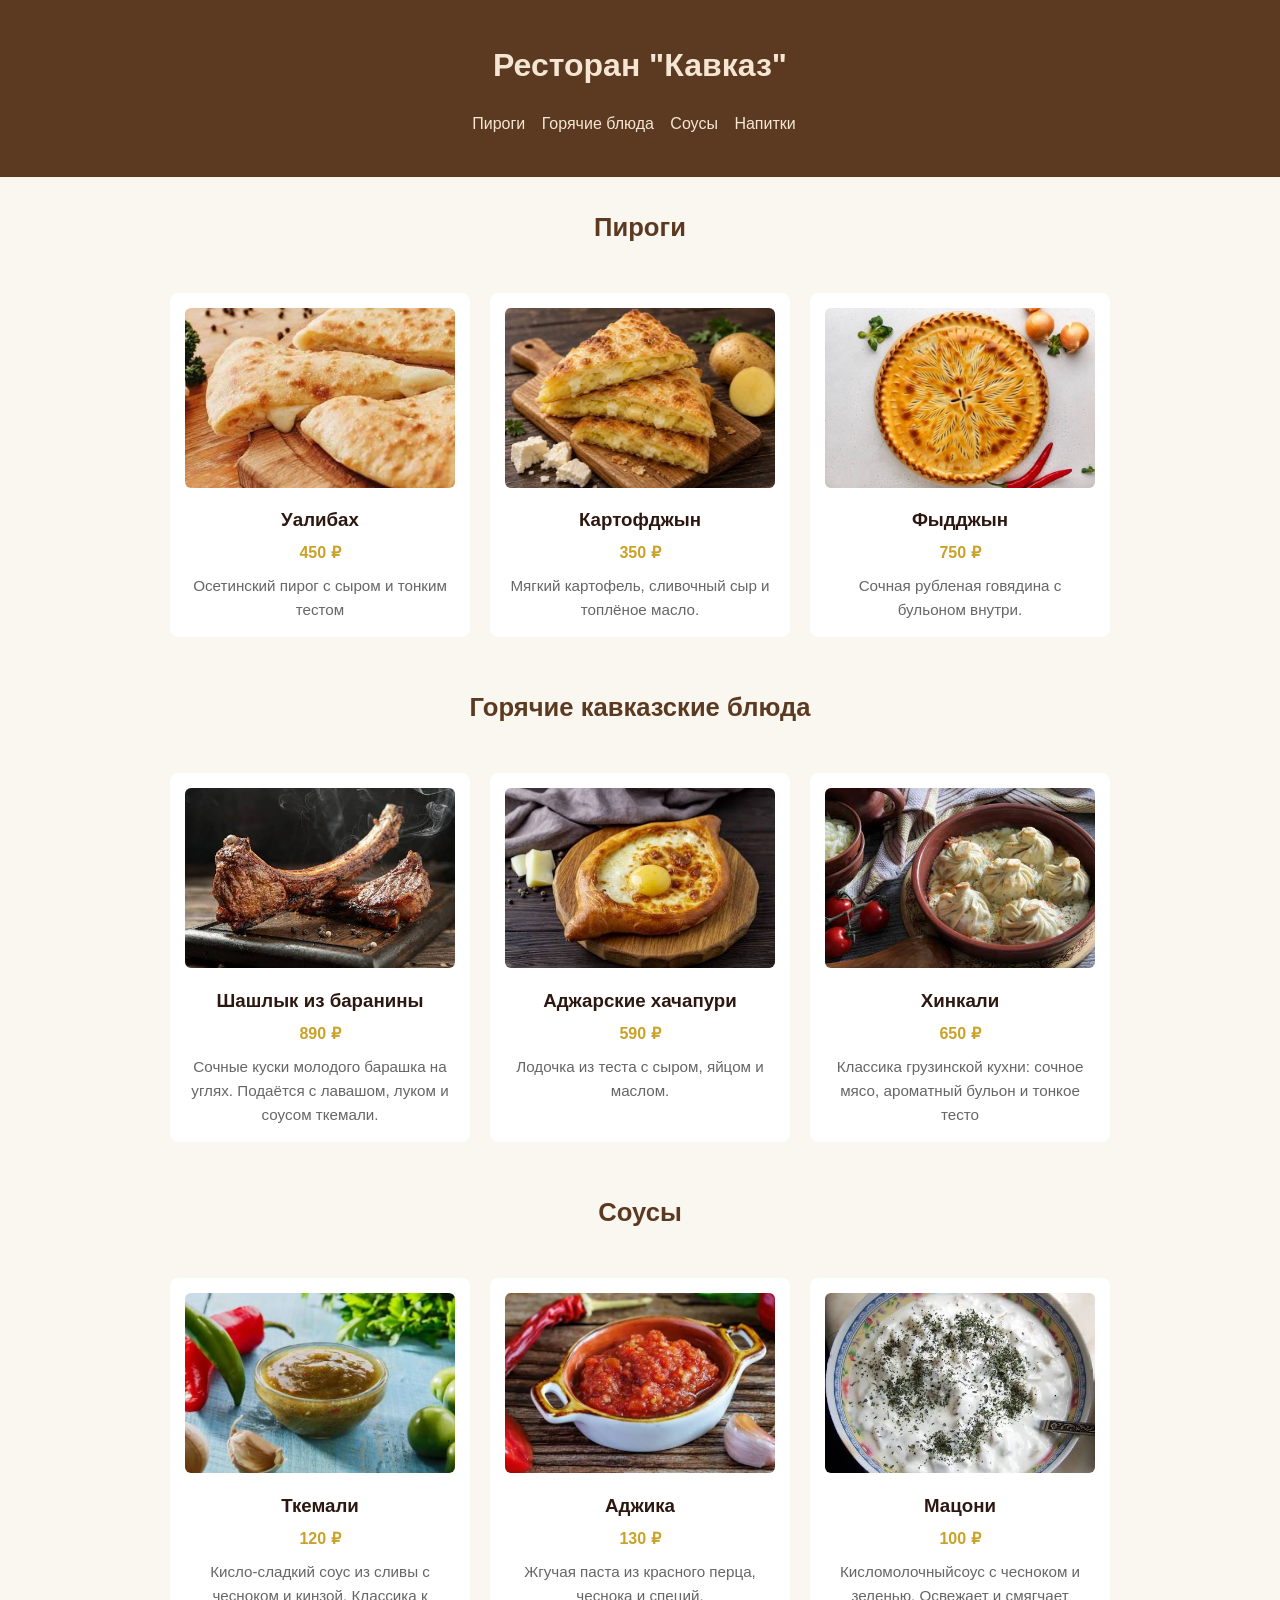
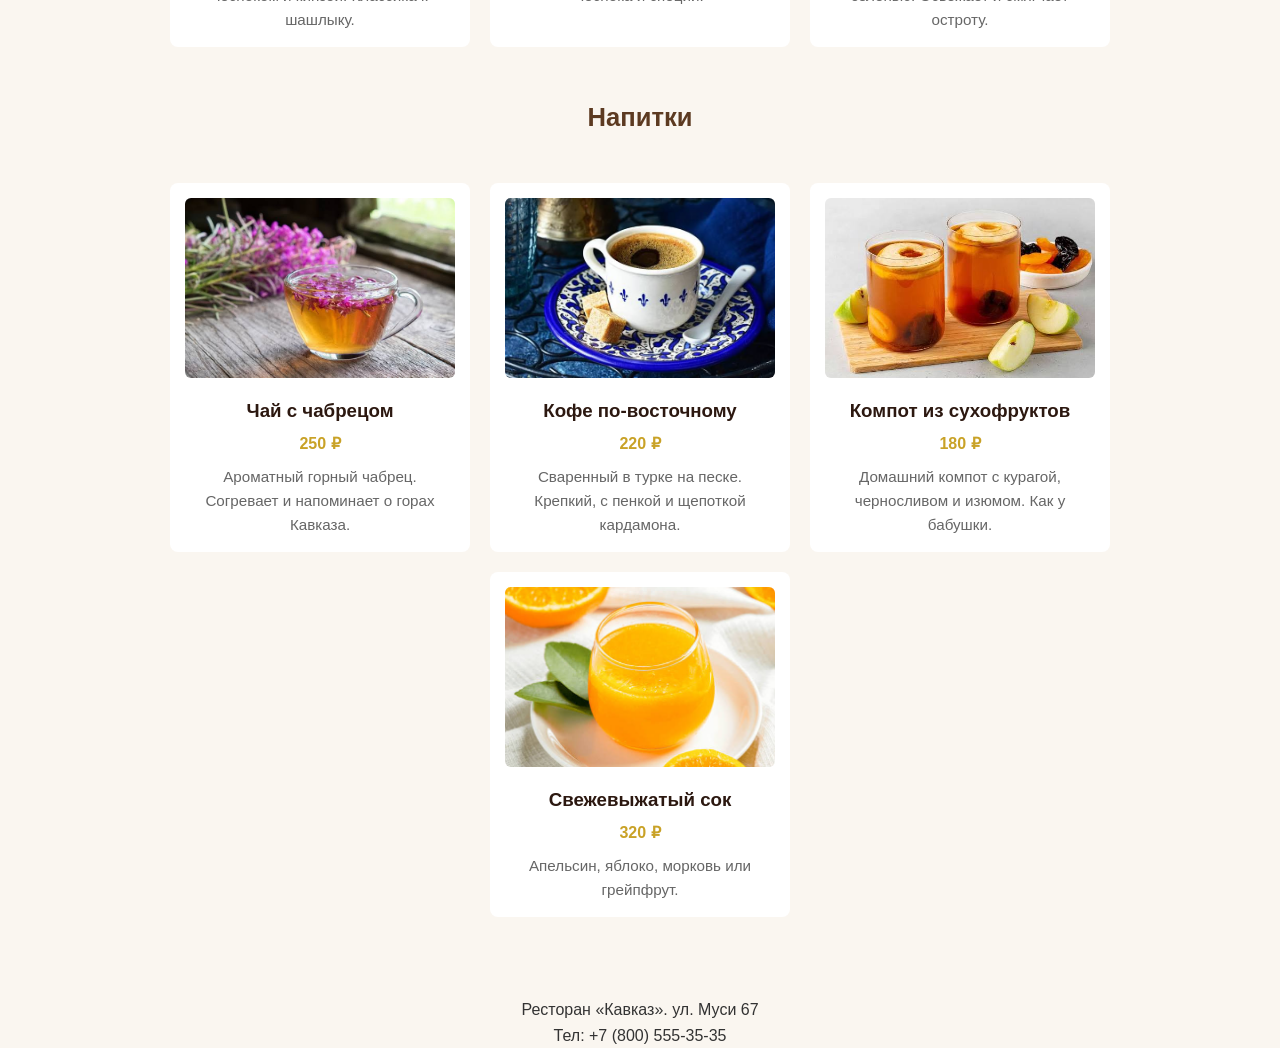
<file: MenuWebProject/index.html>
<!DOCTYPE html>
<html lang="ru">
<head>
    <title>Menu</title>
    <link rel="stylesheet" href="style.css">
</head>
<body>
    <header>
    <h1>Ресторан "Кавказ"</h1>
        <nav>
            <a href="#pies">Пироги</a>
            <a href="#hotdishes">Горячие блюда</a>
            <a href="#souses">Соусы</a>
            <a href="#drinks">Напитки</a>
        </nav>
    </header>
    <main>
        <section id="pies">
            <h2>Пироги</h2>

            <div class="menu-item">
                <img src="images/cheese.jpg" alt="">
                <h3>Уалибах</h3>
                <p class="price">450 ₽</p>
                <p class="description">Осетинский пирог с сыром и тонким тестом</p>

            </div>

            <div class="menu-item">
                <img src="images/potato.jpg" alt="">
                <h3>Картофджын</h3>
                <p class="price">350 ₽</p>
                <p class="description">Мягкий картофель, сливочный сыр и топлёное масло.</p>
            </div>

            <div class="menu-item">
                <img src="images/meat.jpg" alt="">
                <h3>Фыдджын</h3>
                <p class="price">750 ₽</p>
                <p class="description">Сочная рубленая говядина с бульоном внутри.</p>
            </div>
        </section>
        <section id="hotdishes">
            <h2>Горячие кавказские блюда</h2>

            <div class="menu-item">
                <img src="images/shashlik.jpg" alt="">
                <h3>Шашлык из баранины</h3>
                <p class="price">890 ₽</p>
                <p class="description">Сочные куски молодого барашка на углях.
                Подаётся с лавашом, луком и соусом ткемали.</p>
            </div>

            <div class="menu-item">
                <img src="images/adjar.jpg" alt="Аджарские хачапури">
                <h3>Аджарские хачапури</h3>
                <p class="price">590 ₽</p>
                <p class="description">Лодочка из теста с сыром, яйцом и маслом.</p>
            </div>

            <div class="menu-item">
                <img src="images/hinkali.jpg" alt="Хинкали">
                <h3>Хинкали</h3>
                <p class="price">650 ₽</p>
                <p class="description">Классика грузинской кухни: сочное мясо,
                    ароматный бульон и тонкое тесто</p>
            </div>
        </section>

        <section id="souses">
            <h2>Соусы</h2>

            <div class="menu-item">
                <img src="images/tkemali.jpg" alt="">
                <h3>Ткемали</h3>
                <p class="price">120 ₽</p>
                <p class="description">Кисло-сладкий соус из сливы с чесноком и кинзой. Классика к шашлыку.</p>
            </div>

            <div class="menu-item">
                <img src="images/adjika.jpg" alt="">
                <h3>Аджика</h3>
                <p class="price">130 ₽</p>
                <p class="description">Жгучая паста из красного перца, чеснока и специй.</p>
            </div>


            <div class="menu-item">
                <img src="images/matconi.jpg" alt="">
                <h3>Мацони</h3>
                <p class="price">100 ₽</p>
                <p class="description">Кисломолочныйсоус с чесноком и зеленью. Освежает и смягчает остроту.</p>
            </div>
        </section>

        <section id="drinks">
            <h2>Напитки</h2> 
            <div class="menu-item">
                <img src="images/tea.jpg" alt="">
                <h3>Чай с чабрецом</h3>
                <p class="price">250 ₽</p>
                <p class="description">Ароматный горный чабрец. Согревает и напоминает о горах Кавказа.</p>
            </div>

            <div class="menu-item">
                <img src="images/coffee.jpg" alt="">
                <h3>Кофе по-восточному</h3>
                <p class="price">220 ₽</p>
                <p class="description">Сваренный в турке на песке. Крепкий, с пенкой и щепоткой кардамона.</p>
            </div>

            <div class="menu-item">
                <img src="images/kompot.jpg" alt="">
                <h3>Компот из сухофруктов</h3>
                <p class="price">180 ₽</p>
                <p class="description">Домашний компот с курагой, черносливом и изюмом. Как у бабушки.</p>
            </div>

            <div class="menu-item">
                <img src="images/juice.jpg" alt="">
                <h3>Свежевыжатый сок</h3>
                <p class="price">320 ₽</p>
                <p class="description">Апельсин, яблоко, морковь или грейпфрут.</p>
            </div>
        </section>
    </main>
    <footer>
        <p>Ресторан «Кавказ». ул. Муси 67</p>
        <p>Тел: +7 (800) 555-35-35</p>
    </footer>
</body>
</html>
</file>
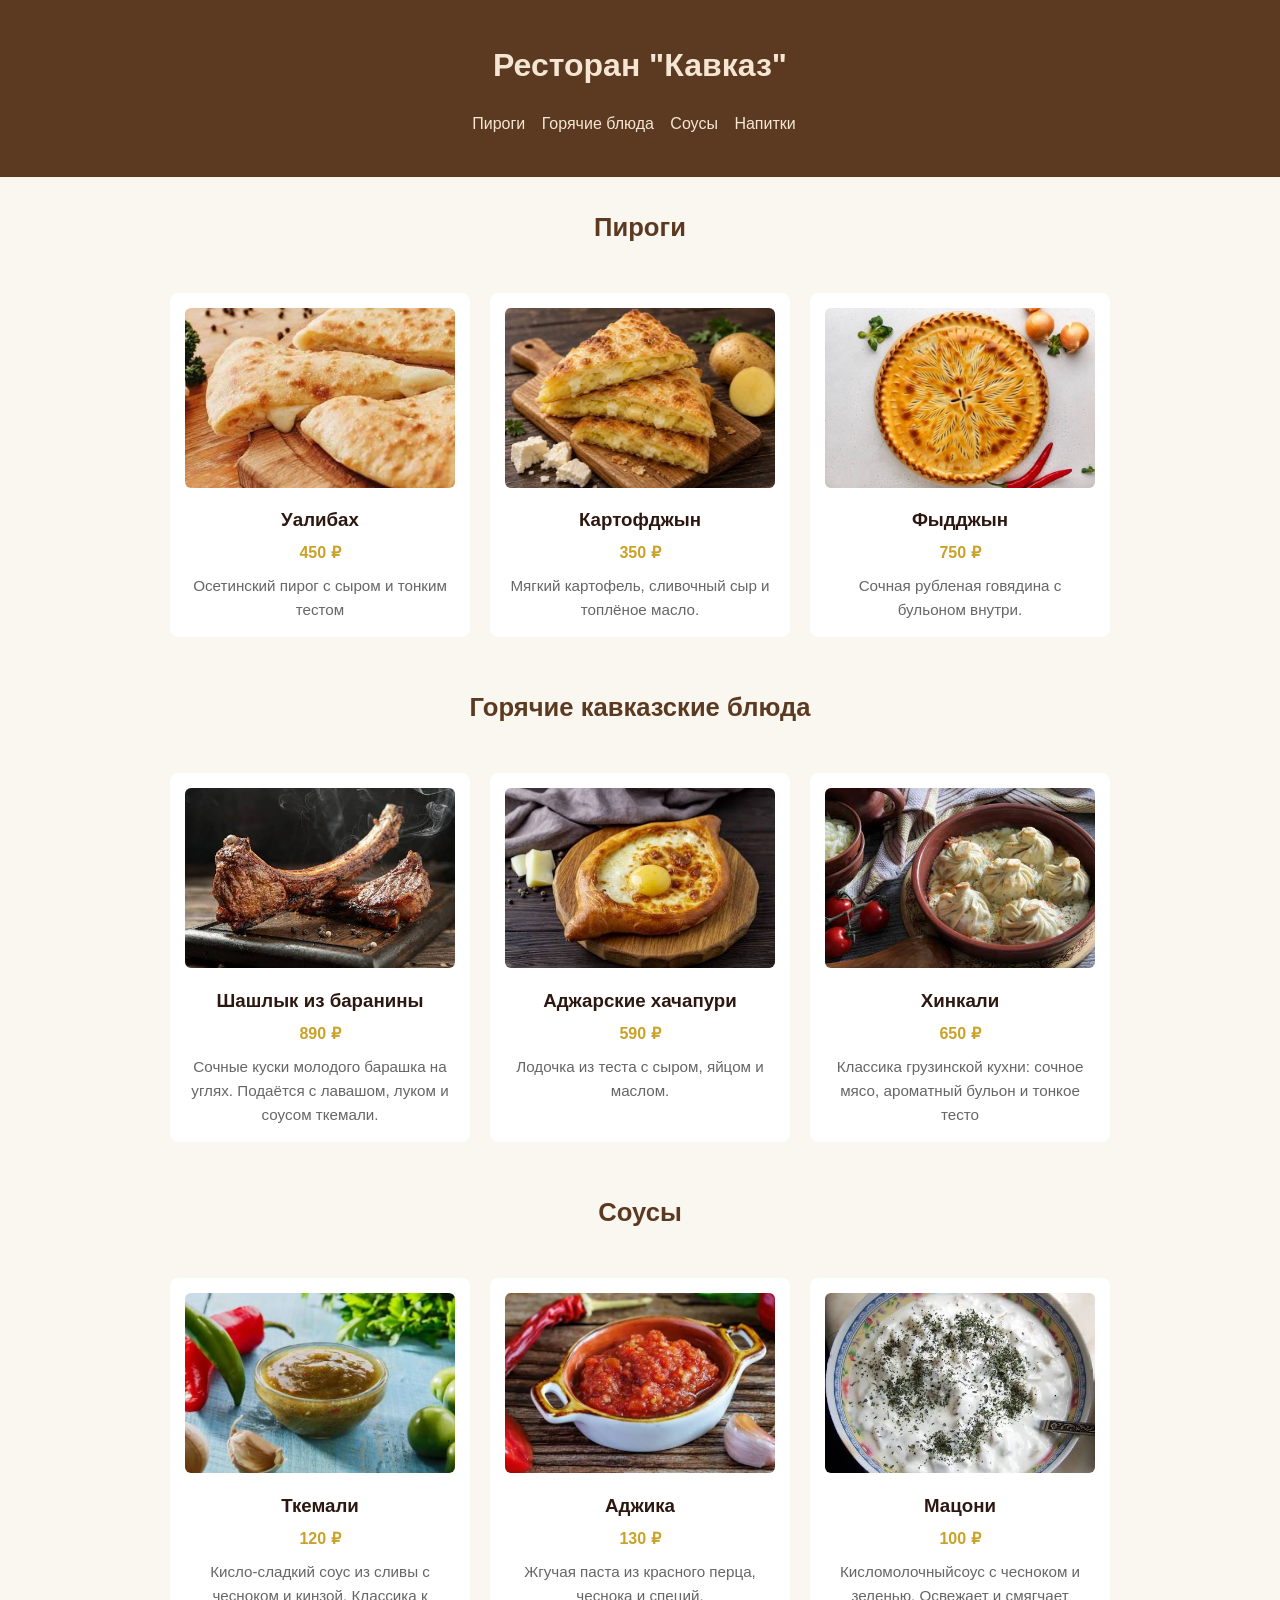
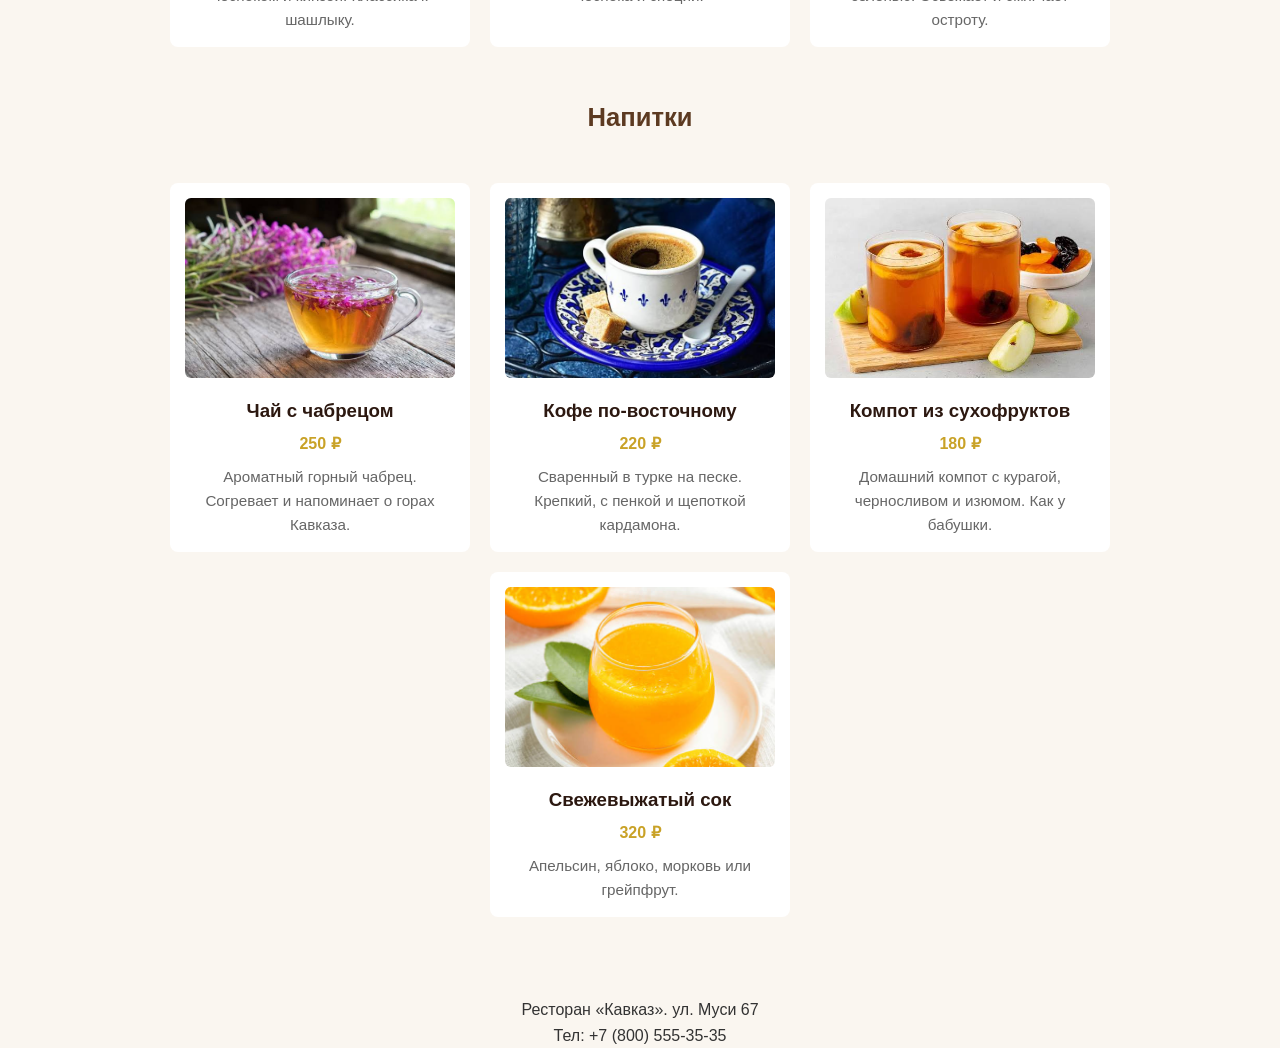
<file: MenuWebProjectAdaptive/index.html>
<!DOCTYPE html>
<html lang="ru">
<head>
    <meta name="viewport" content="width=device-width, initial-scale=1.0">
    <title>Menu</title>
    <link rel="stylesheet" href="style.css">
</head>
<body>
    <header>
    <h1>Ресторан "Кавказ"</h1>
        <nav>
            <a href="#pies">Пироги</a>
            <a href="#hotdishes">Горячие блюда</a>
            <a href="#souses">Соусы</a>
            <a href="#drinks">Напитки</a>
        </nav>
    </header>
    <main>
        <section id="pies">
            <h2>Пироги</h2>

            <div class="menu-item">
                <img src="images/cheese.jpg" alt="">
                <h3>Уалибах</h3>
                <p class="price">450 ₽</p>
                <p class="description">Осетинский пирог с сыром и тонким тестом</p>

            </div>

            <div class="menu-item">
                <img src="images/potato.jpg" alt="">
                <h3>Картофджын</h3>
                <p class="price">350 ₽</p>
                <p class="description">Мягкий картофель, сливочный сыр и топлёное масло.</p>
            </div>

            <div class="menu-item">
                <img src="images/meat.jpg" alt="">
                <h3>Фыдджын</h3>
                <p class="price">750 ₽</p>
                <p class="description">Сочная рубленая говядина с бульоном внутри.</p>
            </div>
        </section>
        <section id="hotdishes">
            <h2>Горячие кавказские блюда</h2>

            <div class="menu-item">
                <img src="images/shashlik.jpg" alt="">
                <h3>Шашлык из баранины</h3>
                <p class="price">890 ₽</p>
                <p class="description">Сочные куски молодого барашка на углях.
                Подаётся с лавашом, луком и соусом ткемали.</p>
            </div>

            <div class="menu-item">
                <img src="images/adjar.jpg" alt="Аджарские хачапури">
                <h3>Аджарские хачапури</h3>
                <p class="price">590 ₽</p>
                <p class="description">Лодочка из теста с сыром, яйцом и маслом.</p>
            </div>

            <div class="menu-item">
                <img src="images/hinkali.jpg" alt="Хинкали">
                <h3>Хинкали</h3>
                <p class="price">650 ₽</p>
                <p class="description">Классика грузинской кухни: сочное мясо,
                    ароматный бульон и тонкое тесто</p>
            </div>
        </section>

        <section id="souses">
            <h2>Соусы</h2>

            <div class="menu-item">
                <img src="images/tkemali.jpg" alt="">
                <h3>Ткемали</h3>
                <p class="price">120 ₽</p>
                <p class="description">Кисло-сладкий соус из сливы с чесноком и кинзой. Классика к шашлыку.</p>
            </div>

            <div class="menu-item">
                <img src="images/adjika.jpg" alt="">
                <h3>Аджика</h3>
                <p class="price">130 ₽</p>
                <p class="description">Жгучая паста из красного перца, чеснока и специй.</p>
            </div>


            <div class="menu-item">
                <img src="images/matconi.jpg" alt="">
                <h3>Мацони</h3>
                <p class="price">100 ₽</p>
                <p class="description">Кисломолочныйсоус с чесноком и зеленью. Освежает и смягчает остроту.</p>
            </div>
        </section>

        <section id="drinks">
            <h2>Напитки</h2> 
            <div class="menu-item">
                <img src="images/tea.jpg" alt="">
                <h3>Чай с чабрецом</h3>
                <p class="price">250 ₽</p>
                <p class="description">Ароматный горный чабрец. Согревает и напоминает о горах Кавказа.</p>
            </div>

            <div class="menu-item">
                <img src="images/coffee.jpg" alt="">
                <h3>Кофе по-восточному</h3>
                <p class="price">220 ₽</p>
                <p class="description">Сваренный в турке на песке. Крепкий, с пенкой и щепоткой кардамона.</p>
            </div>

            <div class="menu-item">
                <img src="images/kompot.jpg" alt="">
                <h3>Компот из сухофруктов</h3>
                <p class="price">180 ₽</p>
                <p class="description">Домашний компот с курагой, черносливом и изюмом. Как у бабушки.</p>
            </div>

            <div class="menu-item">
                <img src="images/juice.jpg" alt="">
                <h3>Свежевыжатый сок</h3>
                <p class="price">320 ₽</p>
                <p class="description">Апельсин, яблоко, морковь или грейпфрут.</p>
            </div>
        </section>
    </main>
    <footer>
        <p>Ресторан «Кавказ». ул. Муси 67</p>
        <p>Тел: +7 (800) 555-35-35</p>
    </footer>
</body>
</html>
</file>
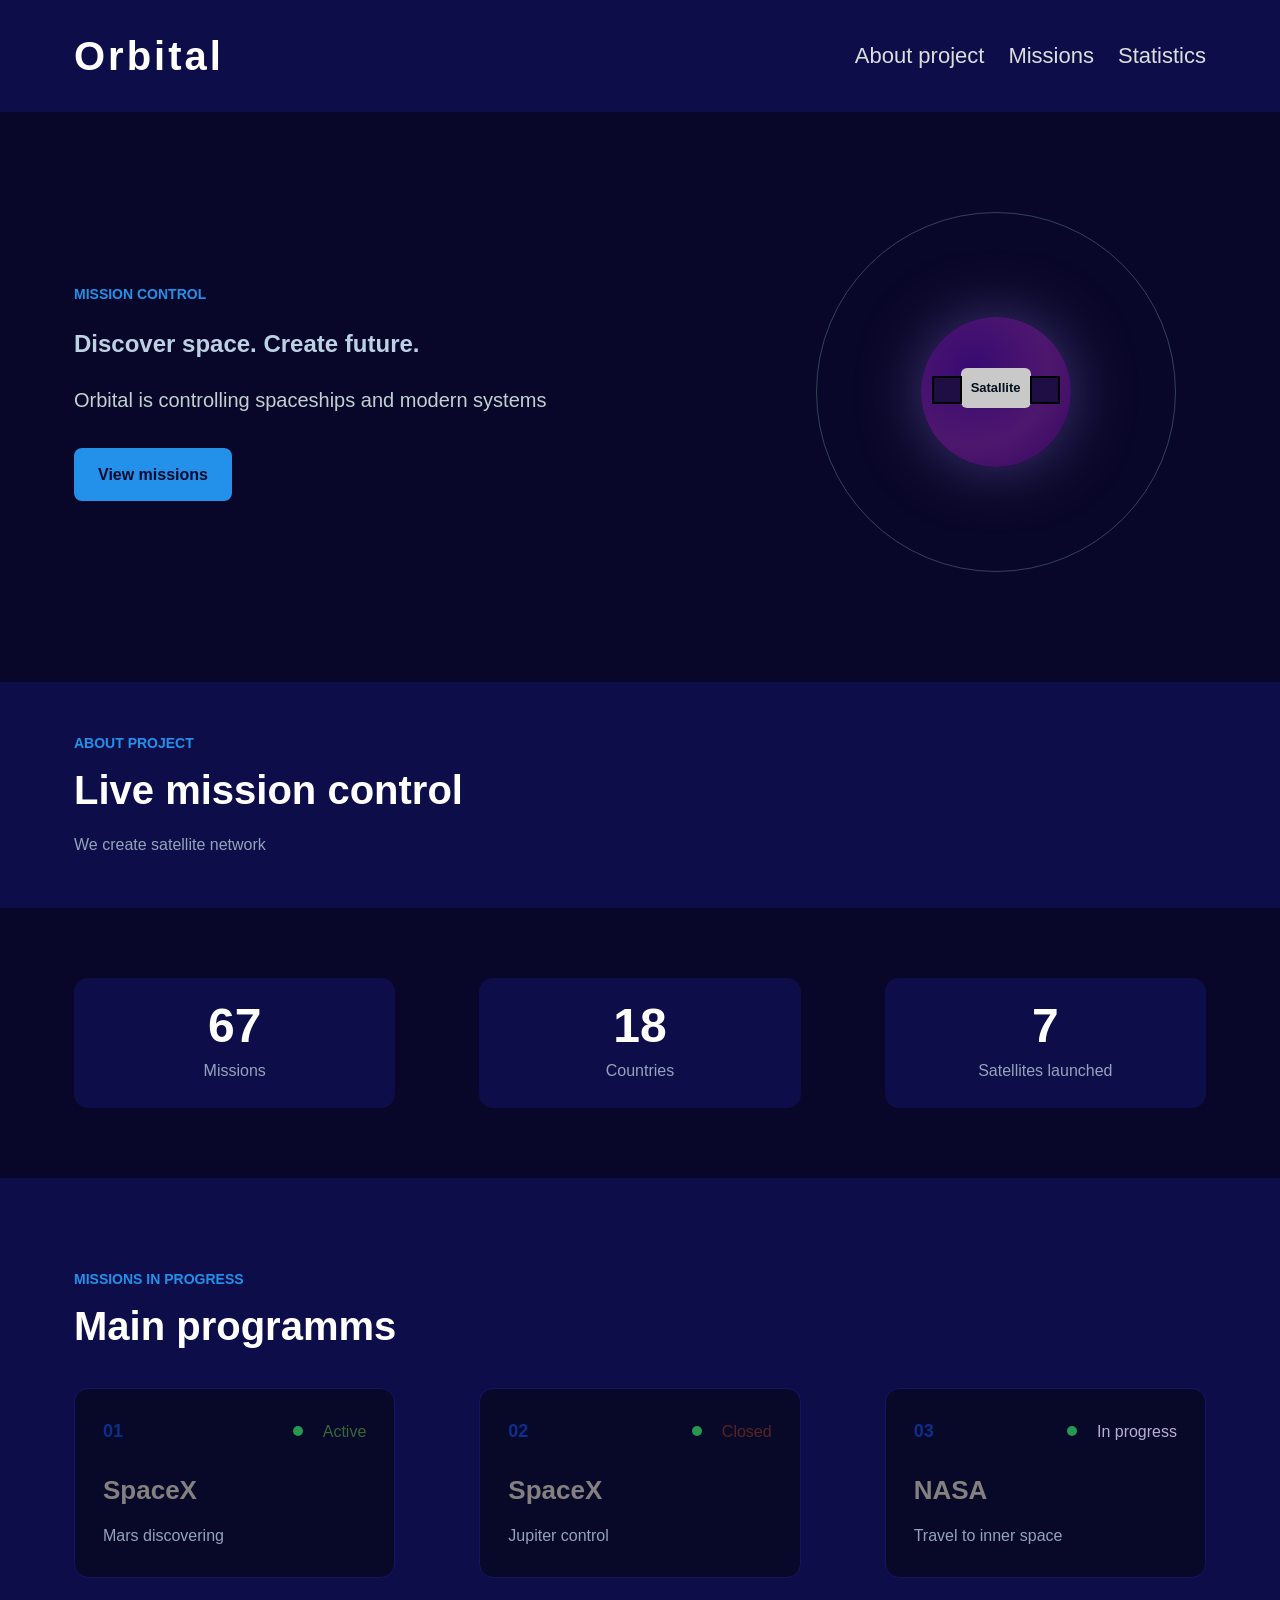
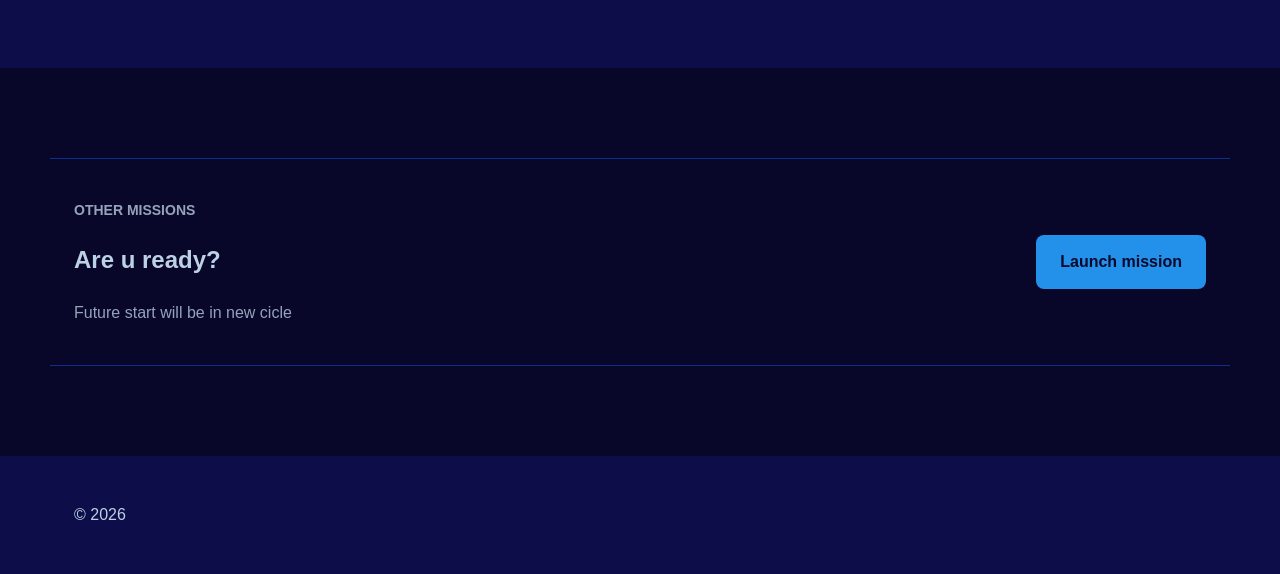
<file: MenuWebProjectAdaptive/mission control/indeex.html>
<!DOCTYPE html>
<html lang="ru">
<head>
    <meta charset="UTF-8">
    <meta name="viewport" content="width=device-width, initial-scale=1.0">
    <link rel="stylesheet" href="style.css">
    <title>Orbital mission control</title>
</head>
<body>
    <header class="site-header">
        <div class="container inner-header">
            <a href="" class="logo">Orbital</a>
            <nav class="nav">
                <a href="#about">About project</a>
                <a href="#missions">Missions</a>
                <a href="#stats">Statistics</a>
            </nav>
        </div>
    </header>

    <main>
        <section class="hero">
            <div class="container hero-grid">
                <div class="hero-content">
                    <p class="hero-label">Mission Control</p>
                    <h1>Discover space. Create future.</h1>
                    <p class="hero-text">Orbital is controlling spaceships and modern systems</p>
                    <a href="" class="hero-button">View missions</a>
                </div>
            

                <div class="hero-visual">
                    <div class="orbit">
                        <div class="planet"></div>

                        <div class="satellite">Satallite</div>
                    </div>
                </div>
            </div>
        </section>

        <section id="about" class="about">
            <div class="container">
                <p class="section-label">About project</p>
                <h2>Live mission control</h2>
                <p class="section-text">We create satellite network</p>
            </div>
        </section>

        <section id="stats" class="stats">
            <div class="container">
                <div class="stats-grid">
                    <article class="stat-card">
                        <strong>67</strong>
                        <span>Missions</span>
                    </article>

                    <article class="stat-card">
                        <strong>18</strong>
                        <span>Countries</span>
                    </article>

                    <article class="stat-card">
                        <strong>7</strong>
                        <span>Satellites launched</span>
                    </article>
                </div>
            </div>
        </section>

        <section id="missions" class="missions">
            <div class="container">
                <p class="section-label">Missions in progress</p>
                <h2>Main programms</h2>

                <div class="mission-grid">
                    <article class="mission-card">
                        <div class="mission-top">
                            <span class="mission-number">01</span>
                            <span class="status">
                                <span class="status-dot"></span>
                                Active
                            </span>
                        </div>
                        <h3>SpaceX</h3>
                        <p>Mars discovering</p>
                    </article>

                    <article class="mission-card">
                        <div class="mission-top">
                            <span class="mission-number">02</span>
                            <span class="status closed">
                                <span class="status-dot"></span>
                                Closed
                            </span>
                        </div>
                        <h3>SpaceX</h3>
                        <p>Jupiter control</p>
                    </article>

                    <article class="mission-card">
                        <div class="mission-top">
                            <span class="mission-number">03</span>
                            <span class="status inprogress">
                                <span class="status-dot"></span>
                                In progress
                            </span>
                        </div>
                        <h3>NASA</h3>
                        <p>Travel to inner space</p>
                    </article>
                </div>
            </div>
        </section>

        <section class="launch-section">
            <div class="container launch-box">
                <div>
                    <p class="section-label section-text">Other missions</p>
                    <h2>Are u ready?</h2>
                    <p class="section-text">Future start will be in new cicle</p>
                </div>
                <a href="" class="launch-button">Launch mission</a>
            </div>
        </section>

        <footer class="site-footer">
            <div class="container fotter-inner">
                <p>&copy; 2026</p>
            </div>
        </footer>
    </main>
</body>
</html>
</file>
<file: MenuWebProject/style.css>
* {
    margin: 0;
    padding: 0;
    box-sizing: border-box;
}

body {
    font-family: Arial, Helvetica, sans-serif;
    background: #faf6f0;
    color: #333;
    line-height: 1.6;
}

header {
    text-align: center;
    padding: 40px 20px;
    background: #5c3a21;
    color: #f5e6d3;
}

header h1 {
    font-size: 2rem;
    margin-bottom: 20px;
}


nav a {
    color: #f5e6d3;
    text-decoration: none;
    margin-right: 12px;
}

main {
    max-width: 1000px;
    margin: 0 auto;
    padding: 30px 20px;
}

section {
    margin-bottom: 50px;
}

section h2 {
    font-size: 1.6rem;
    color: #5c3a21;
    text-align: center;
    margin-bottom: 25px;
}

section {
    display: flex;
    flex-wrap: wrap;
    gap: 20px;
    justify-content: center;
}

section h2 {
    width: 100%;
}

.menu-item {
    background: #fff;
    padding: 15px;
    border-radius: 8px;
    width: 300px;
    text-align: center;
}

.menu-item img {
    width: 100%;
    height: 180px;
    object-fit: cover;
    border-radius: 6px;
    margin-bottom: 10px;
}

.menu-item h3 {
    color: #2c1810;
    margin-bottom: 5px;
}

.price {
    color: #c9a227;
    font-weight: bold;
    margin-bottom: 8px;
}

.description {
    color: #666;
    font-size: 0.95rem;
}
footer
{
    text-align: center;
}
</file>
<file: MenuWebProjectAdaptive/style.css>
* {
    margin: 0;
    padding: 0;
    box-sizing: border-box;
}

body {
    font-family: Arial, Helvetica, sans-serif;
    background: #faf6f0;
    color: #333;
    line-height: 1.6;
}

header {
    text-align: center;
    padding: 40px 20px;
    background: #5c3a21;
    color: #f5e6d3;
}

header h1 {
    font-size: 2rem;
    margin-bottom: 20px;
}


nav a {
    color: #f5e6d3;
    text-decoration: none;
    margin-right: 12px;
}

main {
    max-width: 1000px;
    margin: 0 auto;
    padding: 30px 20px;
}

section {
    margin-bottom: 50px;
}

section h2 {
    font-size: 1.6rem;
    color: #5c3a21;
    text-align: center;
    margin-bottom: 25px;
}

section {
    display: flex;
    flex-wrap: wrap;
    gap: 20px;
    justify-content: center;
}

section h2 {
    width: 100%;
}

.menu-item {
    background: #fff;
    padding: 15px;
    border-radius: 8px;
    width: 300px;
    text-align: center;
}

.menu-item img {
    width: 100%;
    height: 180px;
    object-fit: cover;
    border-radius: 6px;
    margin-bottom: 10px;
}

.menu-item h3 {
    color: #2c1810;
    margin-bottom: 5px;
}

.price {
    color: #c9a227;
    font-weight: bold;
    margin-bottom: 8px;
}

.description {
    color: #666;
    font-size: 0.95rem;
}
footer
{
    text-align: center;
}

@media (max-width: 800px) {
    .menu-item {
        width: calc(50% - 20px); 
    }
}

@media (max-width: 500px) {
    header {
        padding: 30px 15px;
    }

    header h1 {
        font-size: 1.6rem;
    }

    nav a {
        margin-right: 8px;
        font-size: 0.9rem;
    }

    section h2 {
        font-size: 1.4rem;
    }

    .menu-item {
        width: 100%;
    }

    .menu-item img {
        height: 300px;
    }
}
</file>
<file: MenuWebProjectAdaptive/mission control/style.css>
* {
    box-sizing: border-box;
}
html {
    scroll-behavior: smooth;
}
body {
    margin: 0;
    font-family: Arial, Helvetica, sans-serif;
    font: 18px;
    line-height: 1.6;

    color:rgb(188, 209, 228);
    background-color: rgb(9, 7, 41);
}
.container {
    width: 100%;
    max-width: 1180px;
    margin: 0 auto;
    padding: 0 24px;
}
.site-header, .site-footer {
    padding: 24px 0;
    background-color: rgb(13, 14, 73);
}
.inner-header {
    display: flex;
    justify-content: space-between;
    align-items: center;
    gap: 30px;
}
@media (max-width: 700px) {
    .inner-header {
        flex-direction: column;
        align-items: flex-start;
    }
    .nav {
        flex-wrap: wrap;
    }
}
.logo {
    color: white;
    font-size: 40px;
    font-weight: 700;

    letter-spacing: 3px;
    text-decoration: none;
}
.nav {
    display: flex;
    gap: 24px;
}

.nav a {
    color: rgb(221, 221, 221);
    text-decoration: none;
    font-size: 22px;
    transition: color 0.3s, transform 0.3s;
}
.nav a:hover{
    color: white;
    transform: translateY(-1px);
}
.hero {
    padding: 100px 0 110px;
}

.hero-grid {
    display: grid;
    grid-template-columns: 1.5fr 1fr;
    align-items: center;
    gap: 80px;
}
@media (max-width: 700px) {
    .hero-grid {
        grid-template-columns: 1fr;
    }
}
.hero-content {
    animation: fade-up 0.8s ease-out;
}
.hero-label, .section-label {
    margin: 0 0 12px;
    color: rgb(35, 144, 233);
    font-size: 14px;
    font-weight: 700;
    text-transform: uppercase;
}
.hero-h1 {
    margin: 0 0 24px;
    max-width: 720px;
    font-size: 64px;
    line-height: 1;
    color: white;
}
@media (max-width: 700px) {
    .hero h1 {
        font-size: 42px;
    }
}
@media (max-width: 400px) {
    .hero h1 {
        font-size: 24px;
    }
}
.hero-text {
    max-width: 640px;
    margin-bottom: 32px;
    color: rgb(193, 209, 209);
    font-size: 20px;
}
.hero-button, .launch-button {
    display: inline-block;
    padding: 14px 24px;
    color: rgb(9, 10, 44);
    background-color: rgb(35, 144, 233);
    font-weight: 700;
    text-decoration: none;
    border-radius: 8px;

    transition: transform 0.3s
                box-shadow 0.3s
                background-color 0.3s;
}
.hero-button:hover {
    transform: translateY(-1px);
    box-shadow: 0 12px 30px rgb(53, 76, 82);
}
.hero-visual {
    display: flex;
    justify-content: center;
    align-items: center;
}
.orbit {
    position: relative;
    width: 360px;
    height: 360px;
    border: 1px solid #334155;
    border-radius: 50%;
}
@media (max-width: 700px) {
    .orbit {
        width: 240px;
        height: 240px;
    }
}
.planet {
    position: absolute;
    top: 50%;
    left: 50%;

    width: 150px;
    height: 150px;
    transform: translate(-50%, -50%);

    border-radius: 50%;
    background: radial-gradient(circle at 35% 35%, #370a72, #4e176e 55%, #34065f);
    box-shadow: 0 0 60px rgb(64, 53, 114);
}
.satellite {
    position: absolute;
    top: 155px;
    left: 50%;
    width: 70px;
    height: 40px;
    margin-left: -35px;
    display: flex;
    justify-content: center;
    align-items: center;
    background-color: rgb(201, 201, 201);
    color: #04111d;
    font-size: 13px;
    font-weight: 700;
    border-radius: 6px;

    animation: orbit-rotate 8s linear infinite;
}
.satellite::before, .satellite::after {
    content: "";
    position: absolute;
    top: 8px;
    width: 26px;
    height: 24px;
    background-color: #1e0e44;
    border: 2px solid #000000;
}
.satellite::after {
    right: -29px;
}
.satellite::before {
    left: -29px;
}
.about {
    padding: 50px 0;
    background-color: rgb(13, 14, 73);
}
.about h2, .missions h2 {
    margin: 0 0 18px;
    color: white;
    font-size: 40px;
    line-height: 1.2;
}
.section-text {
    max-width: 800px;
    margin: 0;
    color: #94a3b9;
}
.stats {
    padding: 70px 0;
}
.stats-grid {
    display: grid;
    grid-template-columns: repeat(3, 1fr);
    gap: 84px;
}
@media (max-width: 700px) {
    .stats-grid {
        grid-template-columns: 1fr;
    }
}
.stat-card {
    padding: 24px;
    background-color: rgb(13, 14, 73);
    border: ipx solid rgb(24, 19, 102);
    border-radius: 14px;
    text-align: center;
    animation: fade-up 0.8s ease-out both;
}
.stat-card:nth-child(1) {
    animation-delay: 0,1s;
}
.stat-card:nth-child(2) {
    animation-delay: 0.3s;
}
.stat-card:nth-child(3) {
    animation-delay: 0.5s;
}
.stat-card strong {
    display: block;
    margin-bottom: 8px;
    color: white;
    font-size: 48px;
    line-height: 1;
}
.stat-card span {
    color: #94a3b9;
}
.missions {
    padding: 90px 0;
    background-color: rgb(13, 14, 73);
}
.mission-grid {
    display: grid;
    grid-template-columns: repeat(3, 1fr);
    gap: 84px;
    margin-top: 38px;
}
@media (max-width: 700px) {
    .mission-grid {
        grid-template-columns: 1fr;
    }
}
.mission-card {
    padding: 28px;
    background-color: rgb(8, 9, 41);
    border: 1px solid rgb(24, 19, 102);
    border-radius: 14px;
    transition: transform 0.3s, border-colo 0.3s, box-shadow 0.3s;
}
.mission-card:hover {
    transform: translateY(-5px);
    border-color: #0d2e8b;
    box-shadow: 0 20px 40px rgba(0, 0, 0, 0.3);
}
.mission-top {
    display: flex;
    justify-content: space-between;
    align-items: center;
    gap: 80px;
    margin-bottom: 24px;
}
.mission-number {
    color: #0d2e8b;
    font-weight: 700;
    font-size: 18px;
}
.status {
    display: flex;
    align-items: center;
    gap: 20px;
    color: rgb(56, 102, 56);
}
.closed {
    color: rgb(90, 35, 35);
}
.inprogress {
    color: rgb(185, 175, 212);
}
.status-dot {
    width: 10px;
    height: 10px;
    background-color: #25994f;
    border-radius: 50%;
    animation: blink 1.2s ease-in-out infinite;
}
.mission-card h3 {
    margin: 0 0 12px;
    color: rgb(133, 128, 128);
    font-size: 26px;
}
.mission-card p {
    margin: 0;
    color: #94a3b9;
}
.launch-section {
    padding: 90px 0;
}
.launch-box {
    display: flex;
    justify-content: space-between;
    align-items: center;
    gap: 40px;
    border-top: 1px solid #0d2e8b;
    border-bottom: 1px solid #0d2e8b;
    padding-top: 40px;
    padding-bottom: 40px;
}
@media (max-width: 700px) {
    .launch-box {
        flex-direction: column;
        align-items: flex-start;
    }
}
.launch-button {
    animation: pulse 2s ease-in-out infinite;
}
.footer-inner {
    display: flex;
    justify-content: space-between;
    align-items: center;
    gap: 32px;
    color: #0d2e8b;
}
.site-footer {
    padding: 30px 0;
}
@keyframes pulse {
    0%, 100% {
        transform: scale(1);
    }
    50% {
        transform: scale(1.02)
    }
}
@keyframes blink {
    0%, 100% {
        opacity: 1;
    }
    50% {
        opacity: 0.25;
    }
}
@keyframes orbit-rotate {
    from{
        transform: rotate(0deg) translateX(180px) rotate(0deg);
    }
    to{
        transform: rotate(360deg) translateX(180px) rotate(-360deg);
    }
}
@keyframes fade-up {
    from{
        opacity: 0;
        transform: translateY(20px);
    }
    to{
        opacity: 1;
        transform: translateY(0);
    }
}
</file>
